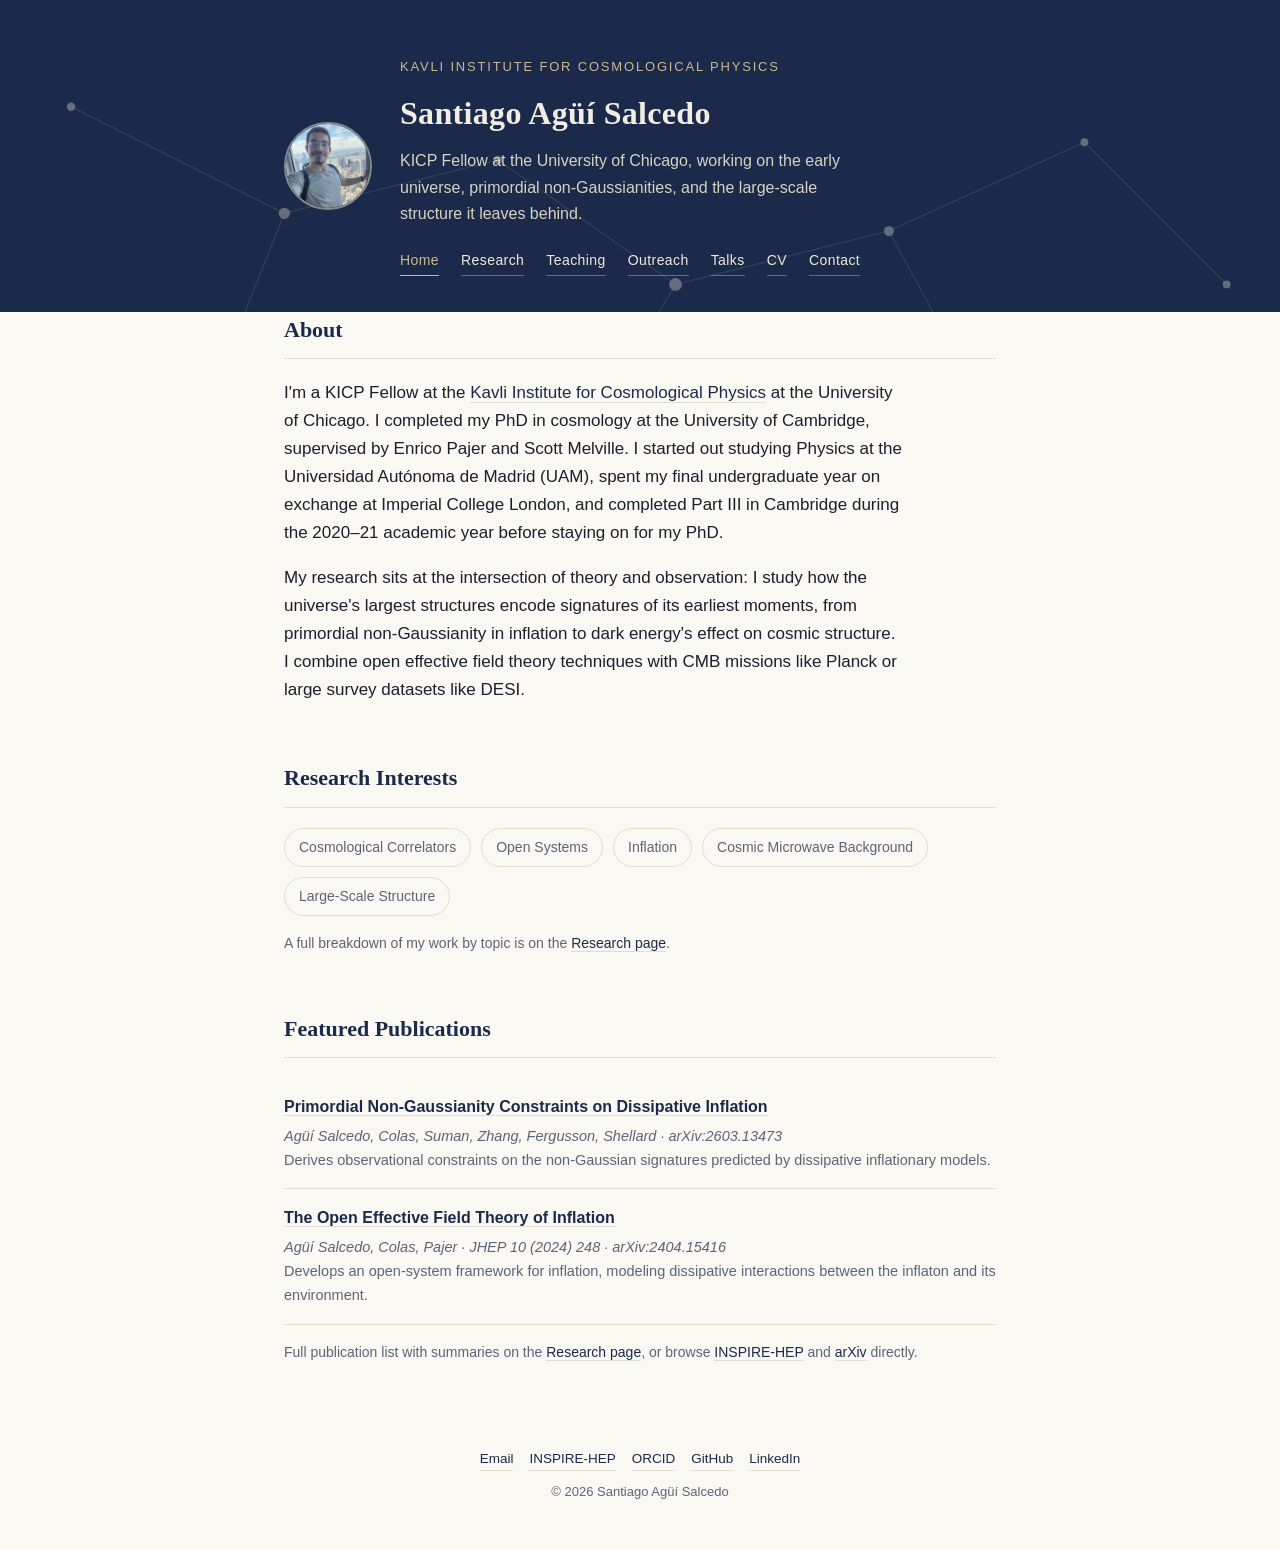
<file: index.html>
<!DOCTYPE html>
<html lang="en">
<head>
<meta charset="UTF-8">
<meta name="viewport" content="width=device-width, initial-scale=1.0">
<title>Santiago Agüí Salcedo — Cosmology</title>
<link rel="stylesheet" href="style.css">
</head>
<body>

<header>
  <svg class="web-pattern" viewBox="0 0 720 320" preserveAspectRatio="none" xmlns="http://www.w3.org/2000/svg">
    <g stroke="#C9B98F" stroke-width="0.6" opacity="0.5">
      <line x1="40" y1="60" x2="160" y2="120"/>
      <line x1="160" y1="120" x2="120" y2="220"/>
      <line x1="160" y1="120" x2="280" y2="90"/>
      <line x1="280" y1="90" x2="380" y2="160"/>
      <line x1="380" y1="160" x2="320" y2="260"/>
      <line x1="380" y1="160" x2="500" y2="130"/>
      <line x1="500" y1="130" x2="610" y2="80"/>
      <line x1="500" y1="130" x2="560" y2="240"/>
      <line x1="120" y1="220" x2="240" y2="270"/>
      <line x1="610" y1="80" x2="690" y2="160"/>
    </g>
    <g fill="#EFE9DA">
      <circle cx="40" cy="60" r="2.4"/>
      <circle cx="160" cy="120" r="3.2"/>
      <circle cx="120" cy="220" r="2"/>
      <circle cx="280" cy="90" r="2.4"/>
      <circle cx="380" cy="160" r="3.6"/>
      <circle cx="320" cy="260" r="2"/>
      <circle cx="500" cy="130" r="2.8"/>
      <circle cx="610" cy="80" r="2.2"/>
      <circle cx="560" cy="240" r="2"/>
      <circle cx="240" cy="270" r="1.8"/>
      <circle cx="690" cy="160" r="2.2"/>
    </g>
  </svg>
  <div class="wrap">
    <div class="header-inner">
      <img class="avatar" src="profile.jpg" alt="Santiago Agüí Salcedo" onerror="this.style.display='none'">
      <div class="header-text">
        <p class="eyebrow">Kavli Institute for Cosmological Physics</p>
        <h1>Santiago Agüí Salcedo</h1>
        <p class="role">KICP Fellow at the University of Chicago, working on the early universe, primordial non-Gaussianities, and the large-scale structure it leaves behind.</p>
        <nav>
          <a href="index.html" class="active">Home</a>
          <a href="research.html">Research</a>
          <a href="teaching.html">Teaching</a>
          <a href="outreach.html">Outreach</a>
          <a href="talks.html">Talks</a>
          <a href="cv.html">CV</a>
          <a href="contact.html">Contact</a>
        </nav>
      </div>
    </div>
  </div>
</header>

<main class="wrap">

  <section id="about">
    <h2>About</h2>
    <p class="intro">
      I'm a KICP Fellow at the <a href="https://kavlicosmo.uchicago.edu/">Kavli Institute for Cosmological Physics</a>
      at the University of Chicago. I completed my PhD in cosmology at the University of Cambridge, supervised by
      Enrico Pajer and Scott Melville. I started out studying Physics at the Universidad Autónoma de Madrid (UAM),
      spent my final undergraduate year on exchange at Imperial College London, and completed Part III in Cambridge
      during the 2020–21 academic year before staying on for my PhD.
    </p>
    <p class="intro">
      My research sits at the intersection of theory and observation: I study how the universe's largest structures
      encode signatures of its earliest moments, from primordial non-Gaussianity in inflation to dark energy's
      effect on cosmic structure. I combine open effective field theory techniques with CMB missions like Planck
      or large survey datasets like DESI.
    </p>
  </section>

  <section id="research-summary">
    <h2>Research Interests</h2>
    <ul class="tags">
      <li>Cosmological Correlators</li>
      <li>Open Systems</li>
      <li>Inflation</li>
      <li>Cosmic Microwave Background</li>
      <li>Large-Scale Structure</li>
    </ul>
    <p class="see-more">A full breakdown of my work by topic is on the <a href="research.html">Research page</a>.</p>
  </section>

  <section id="featured-publications">
    <h2>Featured Publications</h2>

    <div class="pub">
      <h3><a href="https://inspirehep.net/literature/2780402">Primordial Non-Gaussianity Constraints on Dissipative Inflation</a></h3>
      <p class="venue">Agüí Salcedo, Colas, Suman, Zhang, Fergusson, Shellard &middot; arXiv:2603.13473</p>
      <p>Derives observational constraints on the non-Gaussian signatures predicted by dissipative inflationary models.</p>
    </div>

    <div class="pub">
      <h3><a href="https://inspirehep.net/literature/2614954">The Open Effective Field Theory of Inflation</a></h3>
      <p class="venue">Agüí Salcedo, Colas, Pajer &middot; JHEP 10 (2024) 248 &middot; arXiv:2404.15416</p>
      <p>Develops an open-system framework for inflation, modeling dissipative interactions between the inflaton and its environment.</p>
    </div>

    <p class="see-more">
      Full publication list with summaries on the <a href="research.html">Research page</a>,
      or browse <a href="https://inspirehep.net/authors/2684254">INSPIRE-HEP</a> and
      <a href="https://arxiv.org/search/?searchtype=author&query=Salcedo%2C+S+A">arXiv</a> directly.
    </p>
  </section>

</main>

<footer>
  <div class="wrap">
    <div class="footer-links">
      <a href="mailto:saguisalcedo@uchicago.edu">Email</a>
      <a href="https://inspirehep.net/authors/2684254">INSPIRE-HEP</a>
      <a href="https://orcid.org/0009-0003-5390-6367">ORCID</a>
      <a href="https://github.com/agui-santi">GitHub</a>
      <a href="https://uk.linkedin.com/in/santiagoaguisalcedo879165192">LinkedIn</a>
    </div>
    &copy; 2026 Santiago Agüí Salcedo
  </div>
</footer>

</body>
</html>
</file>
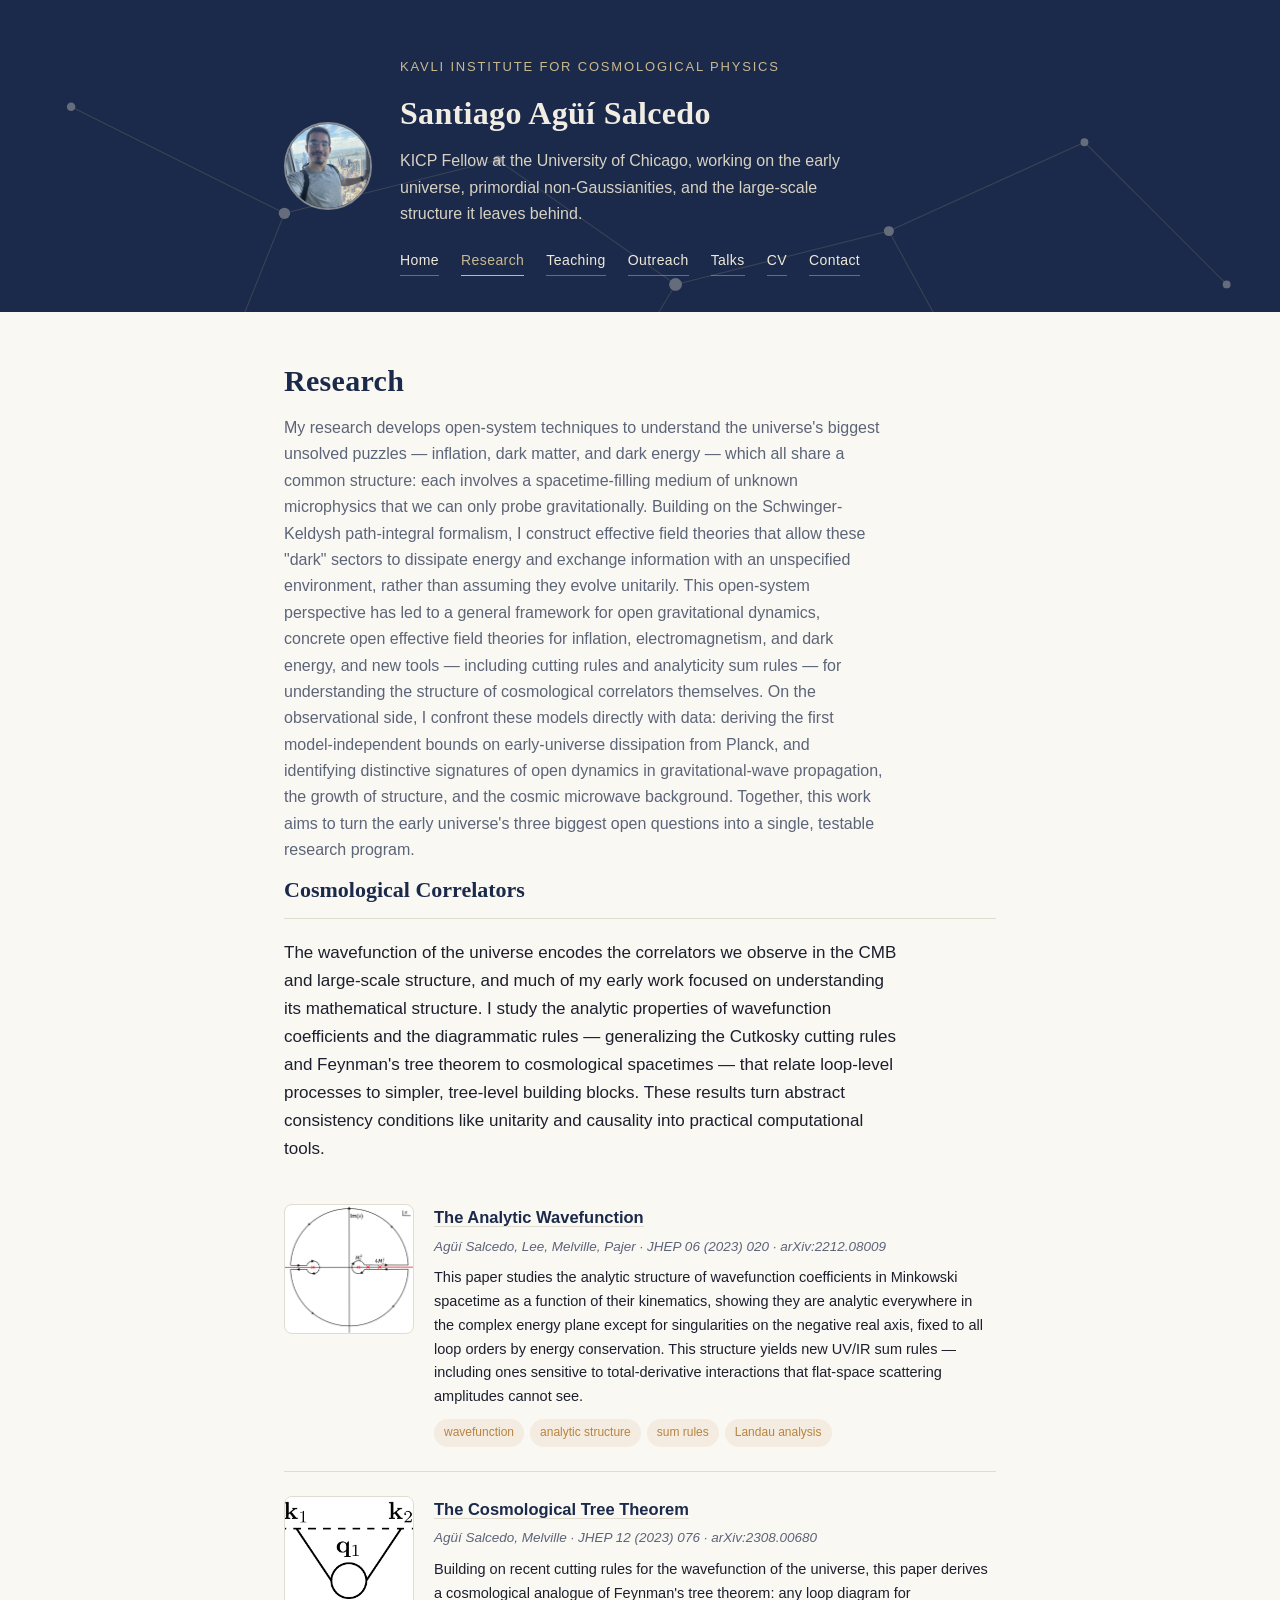
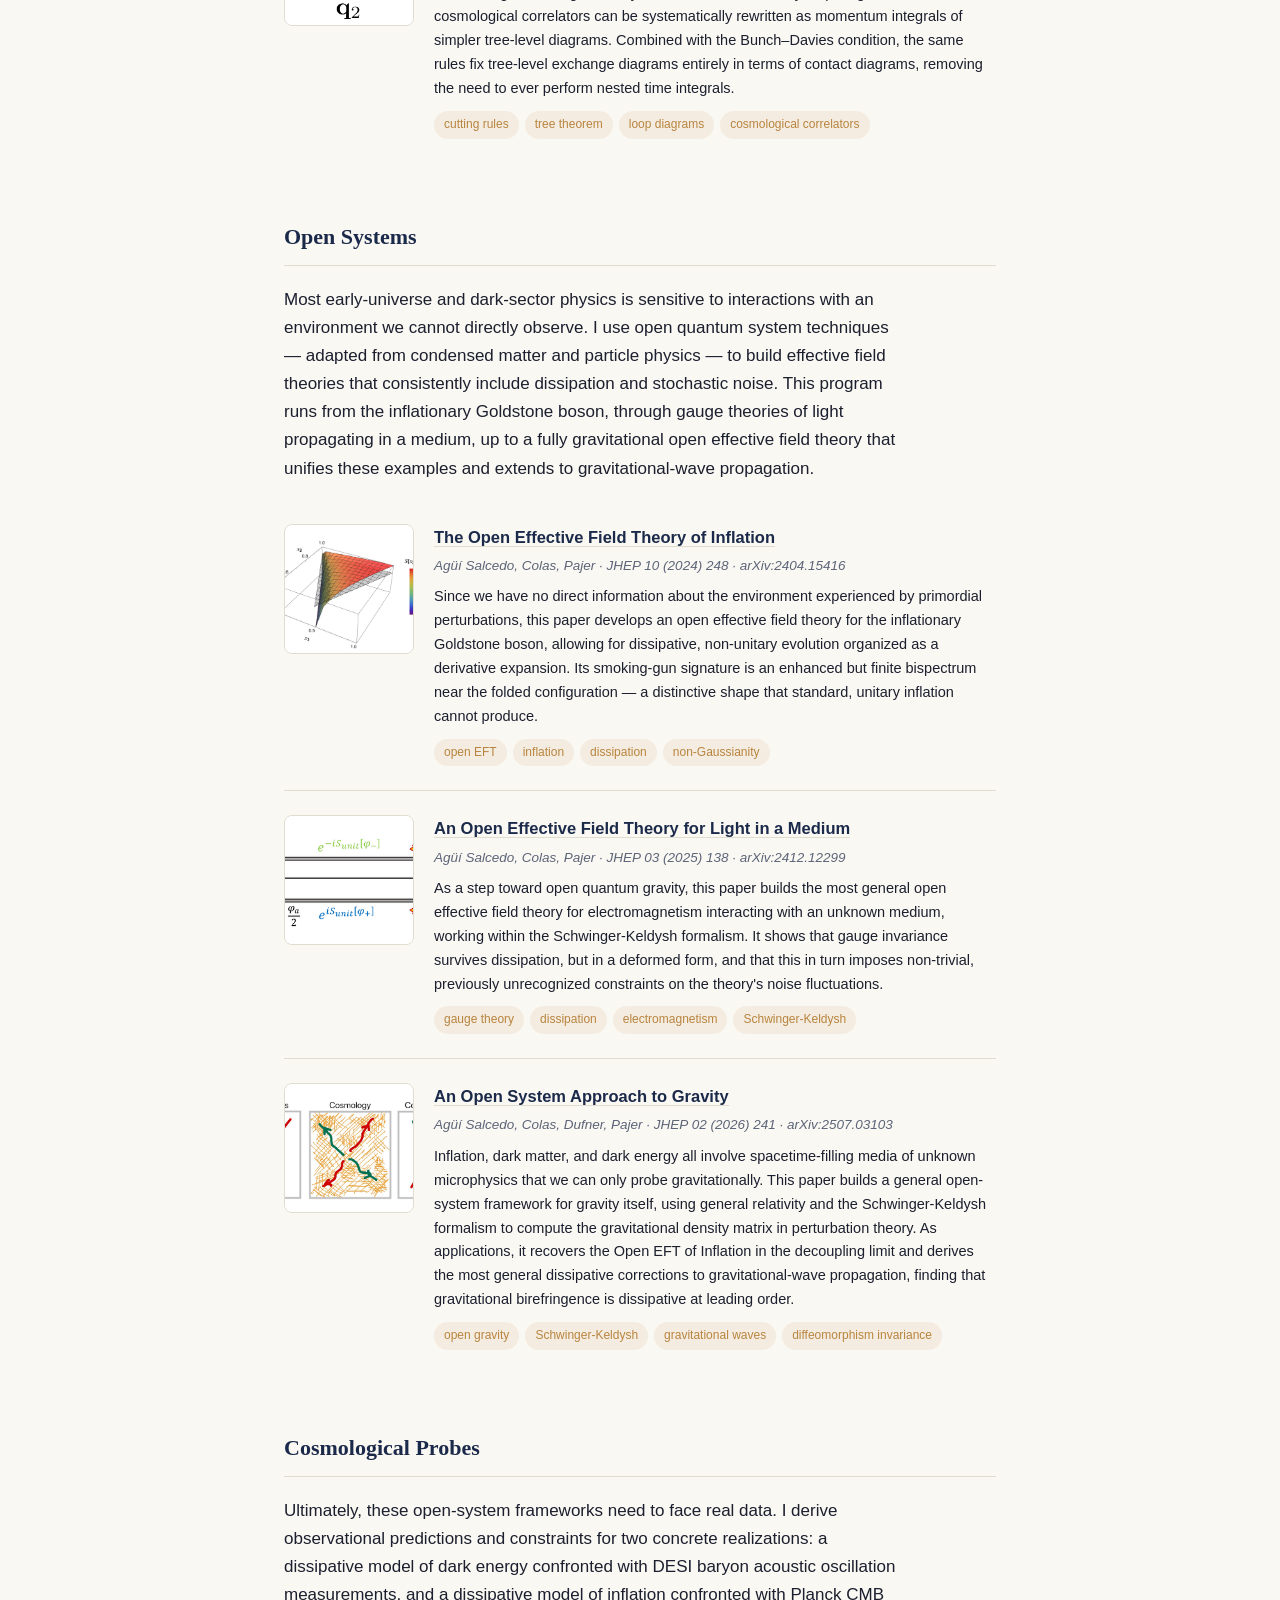
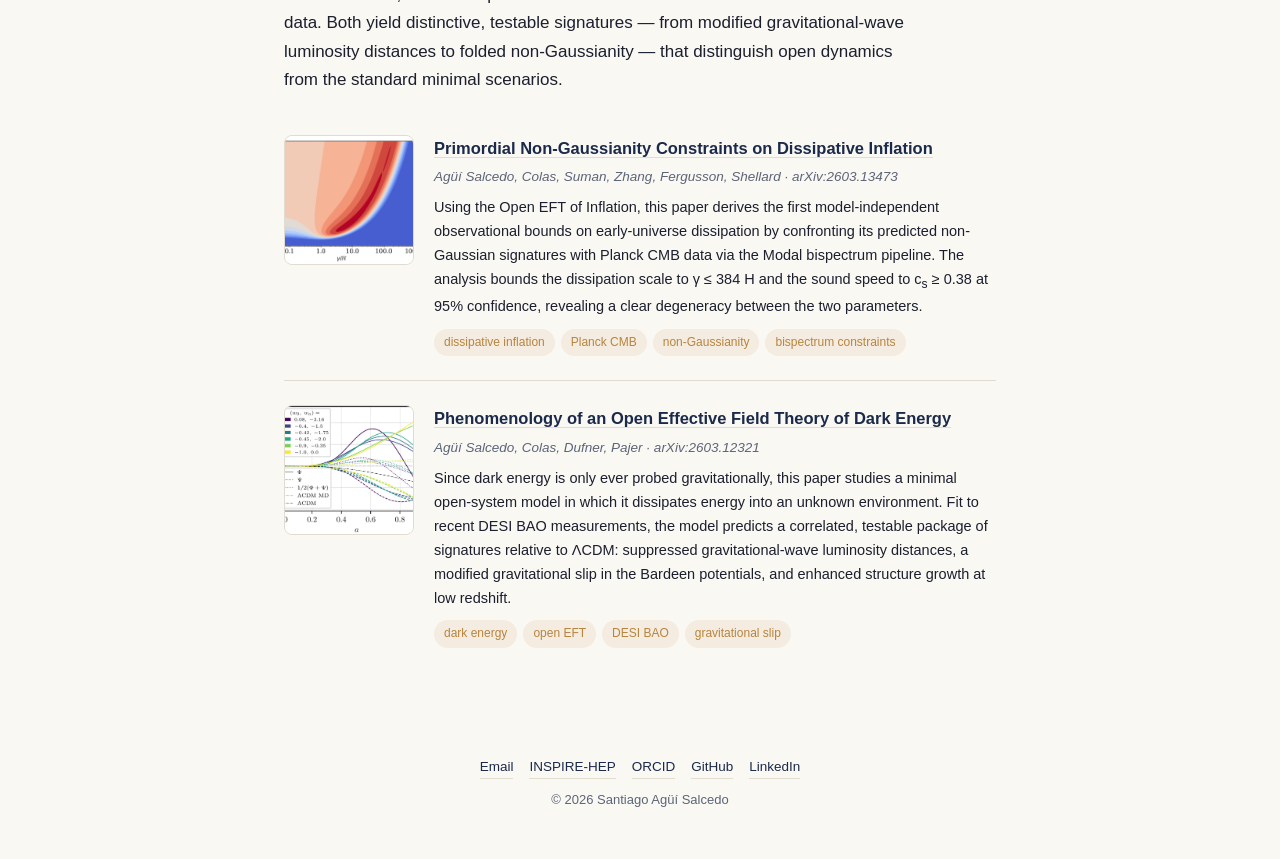
<file: research.html>
<!DOCTYPE html>
<html lang="en">
<head>
<meta charset="UTF-8">
<meta name="viewport" content="width=device-width, initial-scale=1.0">
<title>Research — Santiago Agüí Salcedo</title>
<link rel="stylesheet" href="style.css">
</head>
<body>

<header>
  <svg class="web-pattern" viewBox="0 0 720 320" preserveAspectRatio="none" xmlns="http://www.w3.org/2000/svg">
    <g stroke="#C9B98F" stroke-width="0.6" opacity="0.5">
      <line x1="40" y1="60" x2="160" y2="120"/>
      <line x1="160" y1="120" x2="120" y2="220"/>
      <line x1="160" y1="120" x2="280" y2="90"/>
      <line x1="280" y1="90" x2="380" y2="160"/>
      <line x1="380" y1="160" x2="320" y2="260"/>
      <line x1="380" y1="160" x2="500" y2="130"/>
      <line x1="500" y1="130" x2="610" y2="80"/>
      <line x1="500" y1="130" x2="560" y2="240"/>
      <line x1="120" y1="220" x2="240" y2="270"/>
      <line x1="610" y1="80" x2="690" y2="160"/>
    </g>
    <g fill="#EFE9DA">
      <circle cx="40" cy="60" r="2.4"/>
      <circle cx="160" cy="120" r="3.2"/>
      <circle cx="120" cy="220" r="2"/>
      <circle cx="280" cy="90" r="2.4"/>
      <circle cx="380" cy="160" r="3.6"/>
      <circle cx="320" cy="260" r="2"/>
      <circle cx="500" cy="130" r="2.8"/>
      <circle cx="610" cy="80" r="2.2"/>
      <circle cx="560" cy="240" r="2"/>
      <circle cx="240" cy="270" r="1.8"/>
      <circle cx="690" cy="160" r="2.2"/>
    </g>
  </svg>
  <div class="wrap">
    <div class="header-inner">
      <img class="avatar" src="profile.jpg" alt="Santiago Agüí Salcedo" onerror="this.style.display='none'">
      <div class="header-text">
        <p class="eyebrow">Kavli Institute for Cosmological Physics</p>
        <h1>Santiago Agüí Salcedo</h1>
        <p class="role">KICP Fellow at the University of Chicago, working on the early universe, primordial non-Gaussianities, and the large-scale structure it leaves behind.</p>
        <nav>
          <a href="index.html">Home</a>
          <a href="research.html" class="active">Research</a>
          <a href="teaching.html">Teaching</a>
          <a href="outreach.html">Outreach</a>
          <a href="talks.html">Talks</a>
          <a href="cv.html">CV</a>
          <a href="contact.html">Contact</a>
        </nav>
      </div>
    </div>
  </div>
</header>

<main class="wrap">

  <div class="page-title">
    <h1>Research</h1>
    <p class="page-intro">
      My research develops open-system techniques to understand the universe's biggest unsolved puzzles —
      inflation, dark matter, and dark energy — which all share a common structure: each involves a spacetime-filling
      medium of unknown microphysics that we can only probe gravitationally. Building on the Schwinger-Keldysh
      path-integral formalism, I construct effective field theories that allow these "dark" sectors to dissipate
      energy and exchange information with an unspecified environment, rather than assuming they evolve unitarily.
      This open-system perspective has led to a general framework for open gravitational dynamics, concrete open
      effective field theories for inflation, electromagnetism, and dark energy, and new tools — including cutting
      rules and analyticity sum rules — for understanding the structure of cosmological correlators themselves.
      On the observational side, I confront these models directly with data: deriving the first model-independent
      bounds on early-universe dissipation from Planck, and identifying distinctive signatures of open dynamics in
      gravitational-wave propagation, the growth of structure, and the cosmic microwave background. Together, this
      work aims to turn the early universe's three biggest open questions into a single, testable research program.
    </p>
  </div>

  <!-- ============================================================ -->
  <!-- COSMOLOGICAL CORRELATORS -->
  <!-- ============================================================ -->
  <section id="cosmological-correlators">
    <h2>Cosmological Correlators</h2>
    <p class="intro">
      The wavefunction of the universe encodes the correlators we observe in the CMB and large-scale structure,
      and much of my early work focused on understanding its mathematical structure. I study the analytic
      properties of wavefunction coefficients and the diagrammatic rules — generalizing the Cutkosky cutting
      rules and Feynman's tree theorem to cosmological spacetimes — that relate loop-level processes to simpler,
      tree-level building blocks. These results turn abstract consistency conditions like unitarity and causality
      into practical computational tools.
    </p>

    <div class="paper-card">
      <img class="paper-thumb" src="fig-analytic-wavefunction.png">
      <div class="paper-body">
        <h4><a href="https://arxiv.org/abs/2212.08009">The Analytic Wavefunction</a></h4>
        <p class="venue">Agüí Salcedo, Lee, Melville, Pajer &middot; JHEP 06 (2023) 020 &middot; arXiv:2212.08009</p>
        <p class="summary">This paper studies the analytic structure of wavefunction coefficients in Minkowski spacetime as a function of their kinematics, showing they are analytic everywhere in the complex energy plane except for singularities on the negative real axis, fixed to all loop orders by energy conservation. This structure yields new UV/IR sum rules — including ones sensitive to total-derivative interactions that flat-space scattering amplitudes cannot see.</p>
        <ul class="keywords">
          <li>wavefunction</li>
          <li>analytic structure</li>
          <li>sum rules</li>
          <li>Landau analysis</li>
        </ul>
      </div>
    </div>
    
    <div class="paper-card">
      <img class="paper-thumb" src="fig-cosmological-tree-theorem.png">
      <div class="paper-body">
        <h4><a href="https://arxiv.org/abs/2308.00680">The Cosmological Tree Theorem</a></h4>
        <p class="venue">Agüí Salcedo, Melville &middot; JHEP 12 (2023) 076 &middot; arXiv:2308.00680</p>
        <p class="summary">Building on recent cutting rules for the wavefunction of the universe, this paper derives a cosmological analogue of Feynman's tree theorem: any loop diagram for cosmological correlators can be systematically rewritten as momentum integrals of simpler tree-level diagrams. Combined with the Bunch–Davies condition, the same rules fix tree-level exchange diagrams entirely in terms of contact diagrams, removing the need to ever perform nested time integrals.</p>
        <ul class="keywords">
          <li>cutting rules</li>
          <li>tree theorem</li>
          <li>loop diagrams</li>
          <li>cosmological correlators</li>
        </ul>
      </div>
    </div>

  </section>

  <!-- ============================================================ -->
  <!-- OPEN SYSTEMS -->
  <!-- ============================================================ -->
  <section id="open-systems">
    <h2>Open Systems</h2>
    <p class="intro">
      Most early-universe and dark-sector physics is sensitive to interactions with an environment we cannot
      directly observe. I use open quantum system techniques — adapted from condensed matter and particle physics —
      to build effective field theories that consistently include dissipation and stochastic noise. This program
      runs from the inflationary Goldstone boson, through gauge theories of light propagating in a medium, up to a
      fully gravitational open effective field theory that unifies these examples and extends to gravitational-wave
      propagation.
    </p>

    <div class="paper-card">
      <img class="paper-thumb" src="fig-open-eftoi.png">
      <div class="paper-body">
        <h4><a href="https://arxiv.org/abs/2404.15416">The Open Effective Field Theory of Inflation</a></h4>
        <p class="venue">Agüí Salcedo, Colas, Pajer &middot; JHEP 10 (2024) 248 &middot; arXiv:2404.15416</p>
        <p class="summary">Since we have no direct information about the environment experienced by primordial perturbations, this paper develops an open effective field theory for the inflationary Goldstone boson, allowing for dissipative, non-unitary evolution organized as a derivative expansion. Its smoking-gun signature is an enhanced but finite bispectrum near the folded configuration — a distinctive shape that standard, unitary inflation cannot produce.</p>
        <ul class="keywords">
          <li>open EFT</li>
          <li>inflation</li>
          <li>dissipation</li>
          <li>non-Gaussianity</li>
        </ul>
      </div>
    </div>

    <div class="paper-card">
      <img class="paper-thumb" src="fig-open-em.png">
      <div class="paper-body">
        <h4><a href="https://arxiv.org/abs/2412.12299">An Open Effective Field Theory for Light in a Medium</a></h4>
        <p class="venue">Agüí Salcedo, Colas, Pajer &middot; JHEP 03 (2025) 138 &middot; arXiv:2412.12299</p>
        <p class="summary">As a step toward open quantum gravity, this paper builds the most general open effective field theory for electromagnetism interacting with an unknown medium, working within the Schwinger-Keldysh formalism. It shows that gauge invariance survives dissipation, but in a deformed form, and that this in turn imposes non-trivial, previously unrecognized constraints on the theory's noise fluctuations.</p>
        <ul class="keywords">
          <li>gauge theory</li>
          <li>dissipation</li>
          <li>electromagnetism</li>
          <li>Schwinger-Keldysh</li>
        </ul>
      </div>
    </div>

    <div class="paper-card">
      <img class="paper-thumb" src="fig-open-gravity.png">
      <div class="paper-body">
        <h4><a href="https://arxiv.org/abs/2507.03103">An Open System Approach to Gravity</a></h4>
        <p class="venue">Agüí Salcedo, Colas, Dufner, Pajer &middot; JHEP 02 (2026) 241 &middot; arXiv:2507.03103</p>
        <p class="summary">Inflation, dark matter, and dark energy all involve spacetime-filling media of unknown microphysics that we can only probe gravitationally. This paper builds a general open-system framework for gravity itself, using general relativity and the Schwinger-Keldysh formalism to compute the gravitational density matrix in perturbation theory. As applications, it recovers the Open EFT of Inflation in the decoupling limit and derives the most general dissipative corrections to gravitational-wave propagation, finding that gravitational birefringence is dissipative at leading order.</p>
        <ul class="keywords">
          <li>open gravity</li>
          <li>Schwinger-Keldysh</li>
          <li>gravitational waves</li>
          <li>diffeomorphism invariance</li>
        </ul>
      </div>
    </div>
    
  </section>

  <!-- ============================================================ -->
  <!-- COSMOLOGICAL PROBES -->
  <!-- ============================================================ -->
  <section id="cosmological-probes">
    <h2>Cosmological Probes</h2>
    <p class="intro">
      Ultimately, these open-system frameworks need to face real data. I derive observational predictions and
      constraints for two concrete realizations: a dissipative model of dark energy confronted with DESI baryon
      acoustic oscillation measurements, and a dissipative model of inflation confronted with Planck CMB data.
      Both yield distinctive, testable signatures — from modified gravitational-wave luminosity distances to
      folded non-Gaussianity — that distinguish open dynamics from the standard minimal scenarios.
    </p>

    <div class="paper-card">
      <img class="paper-thumb" src="fig-open-pngs.png">
      <div class="paper-body">
        <h4><a href="https://arxiv.org/abs/2603.13473">Primordial Non-Gaussianity Constraints on Dissipative Inflation</a></h4>
        <p class="venue">Agüí Salcedo, Colas, Suman, Zhang, Fergusson, Shellard &middot; arXiv:2603.13473</p>
        <p class="summary">Using the Open EFT of Inflation, this paper derives the first model-independent observational bounds on early-universe dissipation by confronting its predicted non-Gaussian signatures with Planck CMB data via the Modal bispectrum pipeline. The analysis bounds the dissipation scale to γ ≤ 384 H and the sound speed to c<sub>s</sub> ≥ 0.38 at 95% confidence, revealing a clear degeneracy between the two parameters.</p>
        <ul class="keywords">
          <li>dissipative inflation</li>
          <li>Planck CMB</li>
          <li>non-Gaussianity</li>
          <li>bispectrum constraints</li>
        </ul>
      </div>
    </div>

    <div class="paper-card">
      <img class="paper-thumb" src="fig-open-de.png">
      <div class="paper-body">
        <h4><a href="https://arxiv.org/abs/2603.12321">Phenomenology of an Open Effective Field Theory of Dark Energy</a></h4>
        <p class="venue">Agüí Salcedo, Colas, Dufner, Pajer &middot; arXiv:2603.12321</p>
        <p class="summary">Since dark energy is only ever probed gravitationally, this paper studies a minimal open-system model in which it dissipates energy into an unknown environment. Fit to recent DESI BAO measurements, the model predicts a correlated, testable package of signatures relative to ΛCDM: suppressed gravitational-wave luminosity distances, a modified gravitational slip in the Bardeen potentials, and enhanced structure growth at low redshift.</p>
        <ul class="keywords">
          <li>dark energy</li>
          <li>open EFT</li>
          <li>DESI BAO</li>
          <li>gravitational slip</li>
        </ul>
      </div>
    </div>
  </section>

</main>

<footer>
  <div class="wrap">
    <div class="footer-links">
      <a href="mailto:saguisalcedo@uchicago.edu">Email</a>
      <a href="https://inspirehep.net/authors/2684254">INSPIRE-HEP</a>
      <a href="https://orcid.org/0009-0003-5390-6367">ORCID</a>
      <a href="https://github.com/agui-santi">GitHub</a>
      <a href="https://uk.linkedin.com/in/santiagoaguisalcedo879165192">LinkedIn</a>
    </div>
    &copy; 2026 Santiago Agüí Salcedo
  </div>
</footer>

</body>
</html>
</file>
<file: style.css>
:root {
  --paper: #FAF8F3;
  --ink: #1B1F2E;
  --deep-space: #1B2A4A;
  --accent: #B8843E;
  --slate: #5C6478;
  --hairline: #E1DCD0;
  --card-bg: #FFFFFF;
}

* { box-sizing: border-box; }

body {
  margin: 0;
  background: var(--paper);
  color: var(--ink);
  font-family: 'Source Sans 3', 'Segoe UI', Arial, sans-serif;
  line-height: 1.65;
  -webkit-font-smoothing: antialiased;
}

a { color: var(--deep-space); text-decoration: none; border-bottom: 1px solid var(--hairline); }
a:hover { color: var(--accent); border-bottom-color: var(--accent); }

.wrap { max-width: 760px; margin: 0 auto; padding: 0 24px; }

/* ---- Header / cosmic web signature (used on every page) ---- */
header {
  position: relative;
  padding: 56px 0 36px;
  overflow: hidden;
  background: var(--deep-space);
  color: #F1EDE3;
}

header .web-pattern {
  position: absolute;
  inset: 0;
  opacity: 0.35;
}

header .wrap { position: relative; z-index: 1; }

.header-inner {
  display: flex;
  align-items: center;
  gap: 28px;
  flex-wrap: wrap;
}

.avatar {
  width: 88px;
  height: 88px;
  border-radius: 50%;
  object-fit: cover;
  border: 2px solid rgba(239,233,218,0.5);
  flex-shrink: 0;
}

.header-text { flex: 1; min-width: 220px; }

.eyebrow {
  font-size: 13px;
  letter-spacing: 0.14em;
  text-transform: uppercase;
  color: #C9B98F;
  margin: 0 0 10px;
}

h1 {
  font-family: Georgia, 'Times New Roman', serif;
  font-size: 32px;
  font-weight: 600;
  margin: 0 0 8px;
  letter-spacing: 0.01em;
}

header p.role {
  font-size: 16px;
  color: #D8D2C2;
  margin: 0 0 22px;
  max-width: 480px;
}

nav { display: flex; gap: 22px; flex-wrap: wrap; }
nav a {
  color: #EFE9DA;
  border-bottom: 1px solid rgba(239,233,218,0.35);
  font-size: 14px;
  letter-spacing: 0.03em;
  padding-bottom: 2px;
}
nav a:hover, nav a.active { color: #C9B98F; border-bottom-color: #C9B98F; }

/* ---- Page title (used at the top of subpages, below header) ---- */
.page-title {
  padding: 44px 0 8px;
}
.page-title h1 {
  font-size: 30px;
  color: var(--deep-space);
  margin: 0 0 10px;
}
.page-title p.page-intro {
  font-size: 16px;
  color: var(--slate);
  max-width: 600px;
  margin: 0;
}

/* ---- Body sections ---- */
main { padding: 24px 0 80px; }

section { margin-bottom: 56px; }

h2 {
  font-family: Georgia, 'Times New Roman', serif;
  font-size: 22px;
  font-weight: 600;
  color: var(--deep-space);
  margin: 0 0 20px;
  padding-bottom: 10px;
  border-bottom: 1px solid var(--hairline);
}

h3.subhead {
  font-family: Georgia, 'Times New Roman', serif;
  font-size: 18px;
  font-weight: 600;
  color: var(--deep-space);
  margin: 36px 0 12px;
}

.intro {
  font-size: 17px;
  color: var(--ink);
  max-width: 620px;
}

ul.tags {
  list-style: none;
  margin: 0;
  padding: 0;
  display: flex;
  flex-wrap: wrap;
  gap: 10px;
}
ul.tags li {
  font-size: 14px;
  padding: 7px 14px;
  border: 1px solid var(--hairline);
  border-radius: 999px;
  color: var(--slate);
}

.project, .pub {
  padding: 16px 0;
  border-bottom: 1px solid var(--hairline);
}
.project:last-child, .pub:last-child { border-bottom: none; }

.project h3, .pub h3 {
  font-size: 16px;
  margin: 0 0 4px;
  font-weight: 600;
  color: var(--ink);
}
.project p, .pub p {
  margin: 0;
  font-size: 14.5px;
  color: var(--slate);
}
.pub .venue {
  font-style: italic;
  color: var(--slate);
}

.status {
  display: inline-block;
  font-size: 11.5px;
  letter-spacing: 0.04em;
  text-transform: uppercase;
  color: var(--accent);
  margin-left: 8px;
}

.see-more {
  font-size: 14px;
  color: var(--slate);
  margin-top: 16px;
}

.contact-links {
  display: flex;
  flex-wrap: wrap;
  gap: 18px;
  margin-top: 14px;
  font-size: 15px;
}

/* ---- Paper cards (Research subpage) ---- */
.paper-card {
  display: flex;
  gap: 20px;
  padding: 24px 0;
  border-bottom: 1px solid var(--hairline);
  align-items: flex-start;
}
.paper-card:last-child { border-bottom: none; }

.paper-thumb {
  width: 130px;
  height: 130px;
  flex-shrink: 0;
  border-radius: 8px;
  background: var(--card-bg);
  border: 1px solid var(--hairline);
  object-fit: cover;
}
.paper-thumb.placeholder {
  display: flex;
  align-items: center;
  justify-content: center;
  font-size: 11px;
  color: var(--slate);
  text-align: center;
  padding: 8px;
}

.paper-body { flex: 1; min-width: 0; }

.paper-body h4 {
  margin: 0 0 4px;
  font-size: 16.5px;
  font-weight: 600;
}
.paper-body .venue {
  font-size: 13.5px;
  color: var(--slate);
  font-style: italic;
  margin: 0 0 8px;
}
.paper-body p.summary {
  font-size: 14.5px;
  color: var(--ink);
  margin: 0 0 10px;
}

ul.keywords {
  list-style: none;
  margin: 0;
  padding: 0;
  display: flex;
  flex-wrap: wrap;
  gap: 6px;
}
ul.keywords li {
  font-size: 12px;
  padding: 4px 10px;
  border-radius: 999px;
  background: rgba(184,132,62,0.1);
  color: var(--accent);
}

@media (max-width: 540px) {
  .paper-card { flex-direction: column; }
  .paper-thumb { width: 100%; height: 160px; }
}

/* ---- Teaching ---- */
.course {
  padding: 14px 0;
  border-bottom: 1px solid var(--hairline);
}
.course:last-child { border-bottom: none; }
.course .course-title { font-weight: 600; font-size: 15.5px; }
.course .course-meta { font-size: 13.5px; color: var(--slate); }

.placeholder-note {
  font-size: 14px;
  color: var(--slate);
  font-style: italic;
  padding: 14px 0;
}

/* ---- Outreach ---- */
.outreach-item {
  display: flex;
  gap: 20px;
  padding: 20px 0;
  border-bottom: 1px solid var(--hairline);
  align-items: flex-start;
}
.outreach-item:last-child { border-bottom: none; }
.outreach-item img {
  width: 120px;
  height: 120px;
  border-radius: 8px;
  object-fit: cover;
  border: 1px solid var(--hairline);
  flex-shrink: 0;
}
@media (max-width: 540px) {
  .outreach-item { flex-direction: column; }
  .outreach-item img { width: 100%; height: 160px; }
}

/* ---- Talks ---- */
#talk-map {
  width: 100%;
  height: 360px;
  border-radius: 8px;
  border: 1px solid var(--hairline);
  margin-bottom: 28px;
}
.talk-item {
  padding: 10px 0;
  border-bottom: 1px solid var(--hairline);
  font-size: 14.5px;
  display: flex;
  justify-content: space-between;
  gap: 12px;
  flex-wrap: wrap;
}
.talk-item:last-child { border-bottom: none; }
.talk-date { color: var(--slate); font-size: 13px; white-space: nowrap; }

/* ---- CV ---- */
.cv-buttons {
  display: flex;
  gap: 14px;
  flex-wrap: wrap;
  margin-top: 8px;
}
.cv-buttons a {
  display: inline-block;
  padding: 10px 20px;
  border: 1px solid var(--deep-space);
  border-radius: 6px;
  color: var(--deep-space);
  font-size: 14.5px;
  border-bottom: 1px solid var(--deep-space);
}
.cv-buttons a:hover {
  background: var(--deep-space);
  color: #F1EDE3;
}

footer {
  padding: 28px 0 48px;
  text-align: center;
  color: var(--slate);
  font-size: 13px;
}
footer .footer-links {
  display: flex;
  justify-content: center;
  gap: 16px;
  flex-wrap: wrap;
  margin-bottom: 10px;
  font-size: 13.5px;
}
</file>
